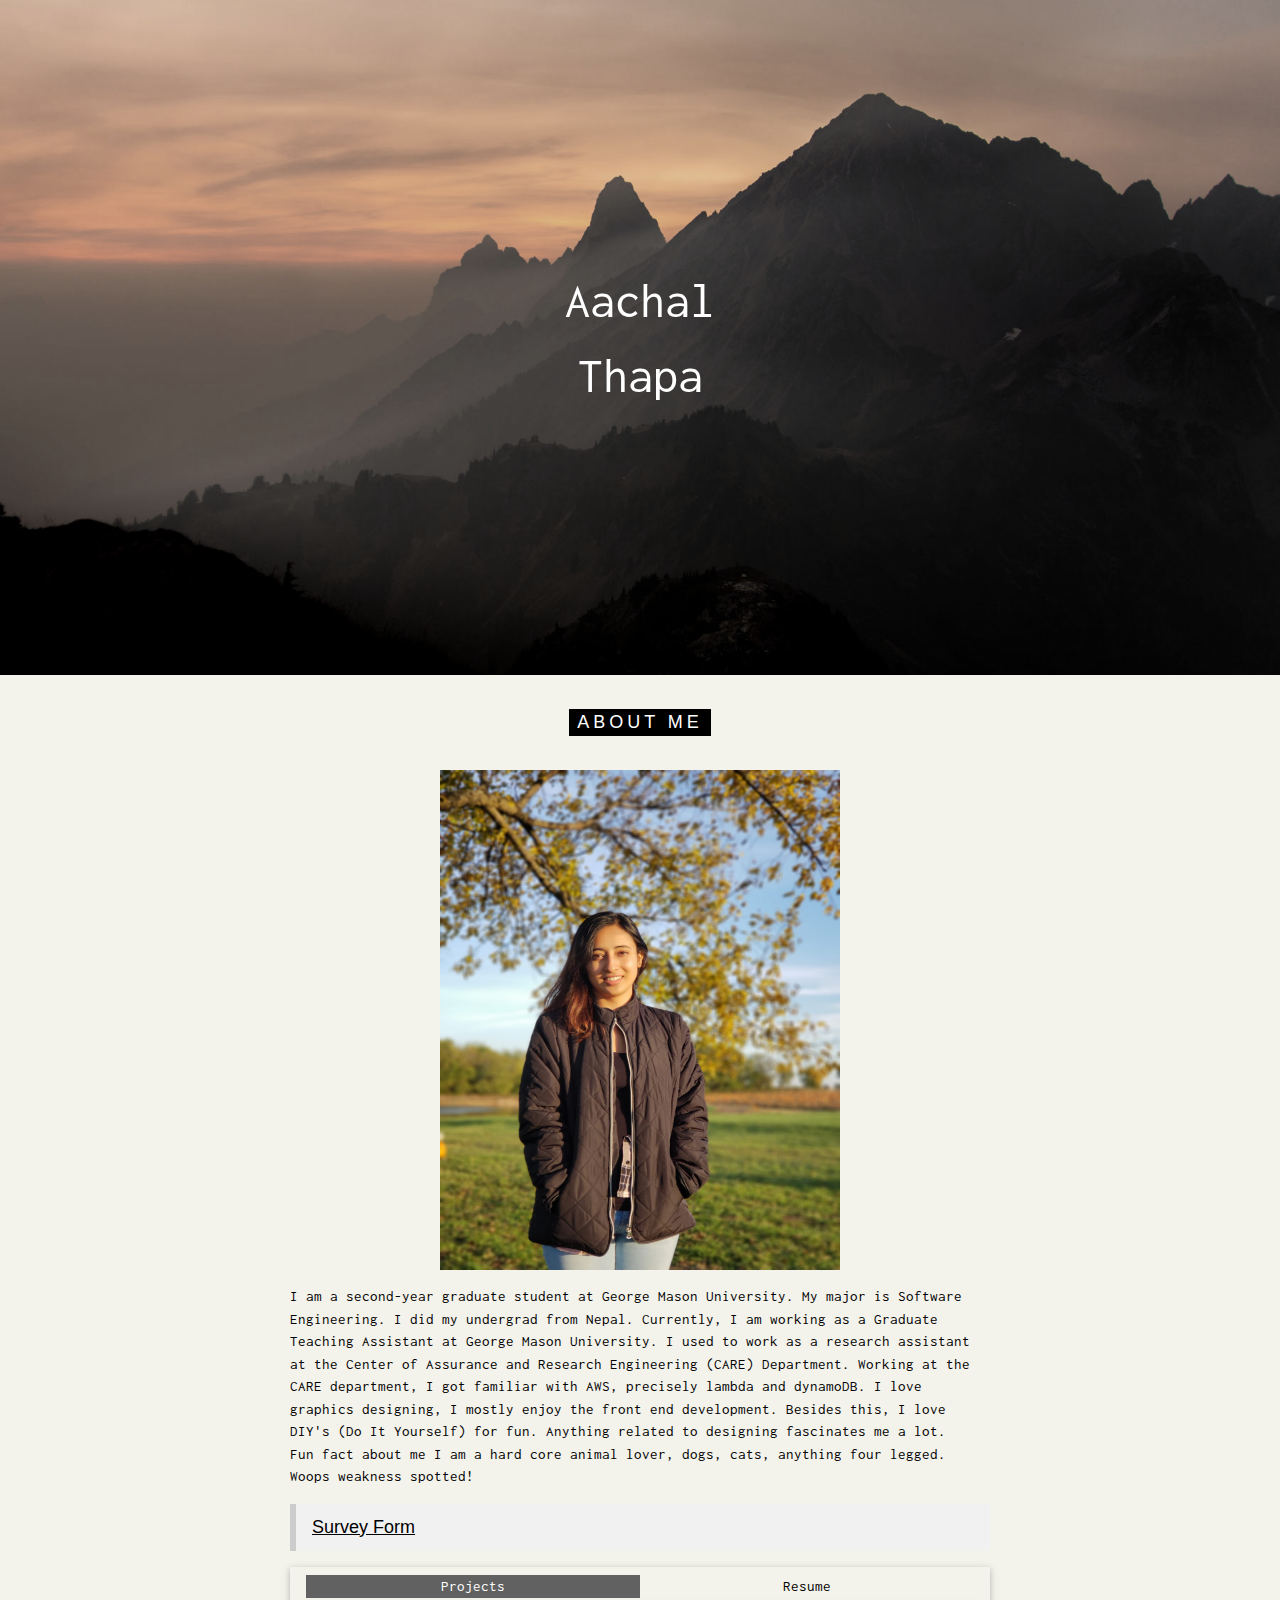
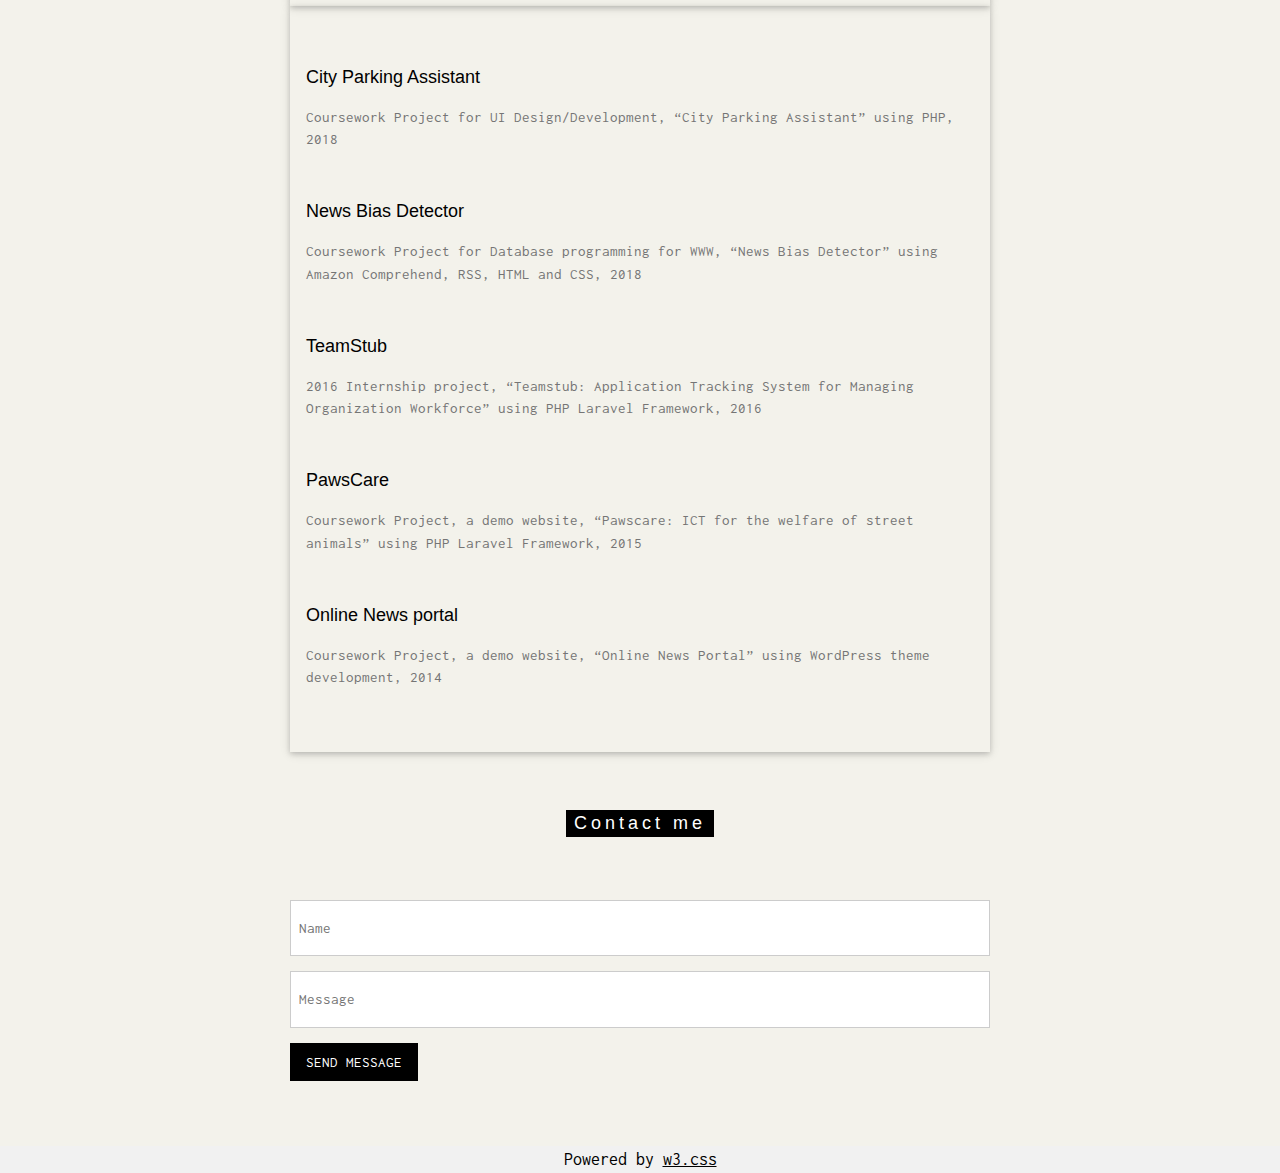
<file: Part1/index.html>
<!DOCTYPE html>
<html>
<title>My Homepage</title>
<meta charset="UTF-8">
<meta name="viewport" content="width=device-width, initial-scale=1">
<link rel="stylesheet" href="https://www.w3schools.com/w3css/4/w3.css">
<link rel="stylesheet" href="https://fonts.googleapis.com/css?family=Inconsolata">

<style>
body, html {
  height: 100%;
  font-family: "Inconsolata", sans-serif;
  background-color: #F3F2EB;
}

.bgimg {
  background-position: center;
  background-size: cover;
  background-image: url("header.jpg");
  min-height: 75%;
}

.menu {
  display: none;
}
</style>

<body>
<!-- Header with image -->
<header class="bgimg w3-display-container w3-grayscale-min" id="home">
 
  <div class="w3-display-middle w3-center">
    <span class="w3-text-white" style="font-size:50px">Aachal<br>Thapa</span>
  </div>
  
</header>
<!-- About Container -->
<div class="w3-container" id="about">
  <div class="w3-content" style="max-width:700px">
    <h5 class="w3-center w3-padding-24"><span class="w3-tag w3-wide">ABOUT ME</span></h5>
    <div class="w3-center w3-padding-14"><img src="me.jpeg" width="400" height="500" align="center"></div>
    <p style="text-align: left;">I am a second-year graduate student at George Mason University. My major is Software Engineering. I did my undergrad from Nepal. Currently, I am working as a Graduate Teaching Assistant at George Mason University. I used to work as a research assistant at the Center of Assurance and Research Engineering (CARE) Department. Working at the CARE department, I got familiar with AWS, precisely lambda and dynamoDB. I love graphics designing, I mostly enjoy the front end development. Besides this, I love DIY's (Do It Yourself) for fun. Anything related to designing fascinates me a lot.<br>Fun fact about me I am a hard core animal lover, dogs, cats, anything four legged. Woops weakness spotted!</p>
    <div class="w3-panel w3-leftbar w3-light-grey">
    <h5><a href="http://35.199.22.86:8080/surveyform/">Survey Form</a></h5>
    </div>
    
  </div>
</div>

<!-- Menu Container -->
<div class="w3-container" id="menu">
  <div class="w3-content" style="max-width:700px">
  
    <div class="w3-row w3-center w3-card w3-padding">
      <a href="javascript:void(0)" onclick="openMenu(event, 'Eat');" id="myLink">
        <div class="w3-col s6 tablink">Projects</div>
      </a>
      <a href="javascript:void(0)" onclick="openMenu(event, 'Drinks');">
        <div class="w3-col s6 tablink">Resume</div>
      </a>
    </div>

    <div id="Eat" class="w3-container menu w3-padding-48 w3-card">

      <h5>City Parking Assistant</h5>
      <p class="w3-text-grey">Coursework Project for UI Design/Development, “City Parking Assistant” using PHP, 2018</p><br>
    
      <h5>News Bias Detector</h5>
      <p class="w3-text-grey">Coursework Project for Database programming for WWW, “News Bias Detector” using Amazon Comprehend, RSS, HTML and CSS, 2018</p><br>
    
      <h5>TeamStub</h5>
      <p class="w3-text-grey">2016 Internship project, “Teamstub: Application Tracking System for Managing Organization Workforce” using PHP Laravel Framework, 2016</p><br>
    
      <h5>PawsCare</h5>
      <p class="w3-text-grey">Coursework Project, a demo website, “Pawscare: ICT for the welfare of street animals” using PHP Laravel Framework, 2015</p><br>
    
      <h5>Online News portal</h5>
      <p class="w3-text-grey">Coursework Project, a demo website, “Online News Portal” using WordPress theme development, 2014</p>
    </div>



    <div id="Drinks" class="w3-container menu w3-padding-48 w3-card" align="center">
      <img src="resume.jpg" width="600" height="600" align="center"> 
  </div>
</div>

<!-- Contact/Area Container -->
<div class="w3-container" id="where" style="padding-bottom:32px;">
  <div class="w3-content" style="max-width:700px">
    <h5 class="w3-center w3-padding-48"><span class="w3-tag w3-wide">Contact me</span></h5>
    <form action="/action_page.php" target="_blank">
      <p><input class="w3-input w3-padding-16 w3-border" type="text" placeholder="Name" required name="Name"></p>
      <p><input class="w3-input w3-padding-16 w3-border" type="text" placeholder="Message" required name="Message"></p>
      <p><button class="w3-button w3-black" type="submit">SEND MESSAGE</button></p>

    </form>
  </div>
</div>

<!-- End page content -->
</div>

<!-- Footer -->
<footer class="w3-center w3-light-grey w3-padding-18 w3-large">
  <p>Powered by <a href="https://www.w3schools.com/w3css/default.asp" title="W3.CSS" target="_blank" class="w3-hover-text-green">w3.css</a></p>
</footer>


<script>
// Tabbed Menu
function openMenu(evt, menuName) {
  var i, x, tablinks;
  x = document.getElementsByClassName("menu");
  for (i = 0; i < x.length; i++) {
    x[i].style.display = "none";
  }
  tablinks = document.getElementsByClassName("tablink");
  for (i = 0; i < x.length; i++) {
    tablinks[i].className = tablinks[i].className.replace(" w3-dark-grey", "");
  }
  document.getElementById(menuName).style.display = "block";
  evt.currentTarget.firstElementChild.className += " w3-dark-grey";
}
document.getElementById("myLink").click();
</script>

</body>
</html>
</file>
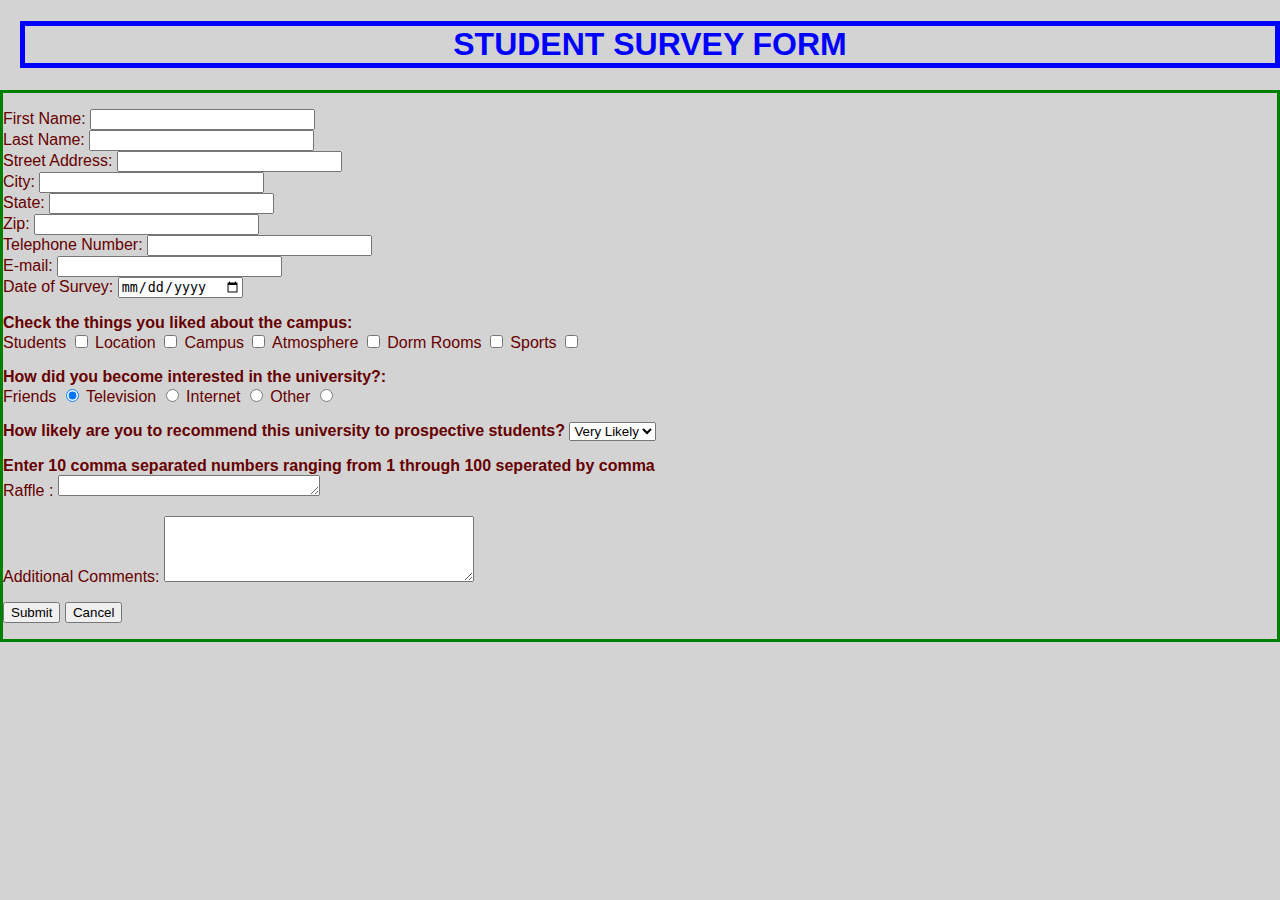
<file: Part2/WebContent/index.html>
<!--This HTML page consists of a student survey form that allows users
to enter the survey data. It has text boxes, radio buttons, check boxes and
drop down menus. The form also have a submit button that redirects user to a
different page, as a success message. There is a reset button at the end of the form
which can reset all the inputs filled in the form. -->

<!DOCTYPE html>
<html>
<head>
<meta charset="UTF-8">
<title>STUDENT SURVEY FORM</title>
<link rel = "stylesheet" type = "text/css" href = "style.css" /> 
</head>
<body>
	<h1><center>STUDENT SURVEY FORM</center></h1>
	
	<div class="form">
	
	<form method="post" action="success.html">
		<p>
			<label>First Name: <input name="name" type="text" size="25" required/></label><br>
			<label>Last Name: <input name="name" type="text" size="25" required/></label><br>
			<label>Street Address: <input name="address" type="text" size="25" required/></label><br> 
			<label>City: <input name="city" type="text" size="25" required/></label><br> 
			<label>State: <input name="state" type="text"size="25" required/></label><br>
			 <label>Zip: <input name="state" type="text" size="25" required/></label><br> 
			 <label>Telephone Number: <input name="number" type="tel" size="25" required/></label><br> 
			 <label>E-mail: <input name="email" type="text"size="25" required/></label><br> 
			 <label>Date of Survey: <input name="date" type="date" size="25"/><br>	</label>
			 </p>
		<p>
			<strong>Check the things you liked about the campus:</strong><br/>

			<label>Students <input name="thingsliked" type="checkbox" value="Design"/></label> 
			<label>Location <input name="thingsliked" type="checkbox" value="Links"/></label> 
			<label>Campus <input name="thingsliked" type="checkbox" value="Ease"/></label>
			 <label>Atmosphere <input name="thingsliked" type="checkbox" value="Images" /></label> 
			 <label>Dorm Rooms <input name="thingsliked" type="checkbox" value="Code" /></label>
			  <label>Sports <input name="thingsliked" type="checkbox" value="Code" /></label>
		</p>
		<p>
			<strong>How did you become interested in the university?:</strong><br />

			<label>Friends <input name="howtosite" type="radio" value="friends" checked="checked" /></label> 
			<label>Television <input name="howtosite" type="radio" value="television" /></label> 
			<label>Internet <input name="howtosite" type="radio" value="internet" /></label>
			 <label>Other <input name="howtosite" type="radio" value="other" /></label>
		</p>

		<p>
			<label><strong>How likely are you to recommend this university to prospective students?</strong>
			<select name="rating">
					<br>
					<option selected="selected">Very Likely</option>
					<option>Likely</option>
					<option>Unlikely</option>
			</select>
			</label>
		</p>
				<p>
				<strong>Enter 10 comma separated numbers ranging from 1 through 100 seperated by comma</strong>
				<br>
			<label>Raffle : <textarea name="comments" rows="1" cols="30"></textarea>
			</label>
		</p>
		<p>
			<label>Additional Comments: <textarea name="comments" rows="4" cols="36"></textarea>
			</label>
		</p>
		<p>
			<input type="submit" value="Submit" /> 
			<input type="reset" value="Cancel" />
		</p>
	</form>
</div>
</body>
</html>
</file>
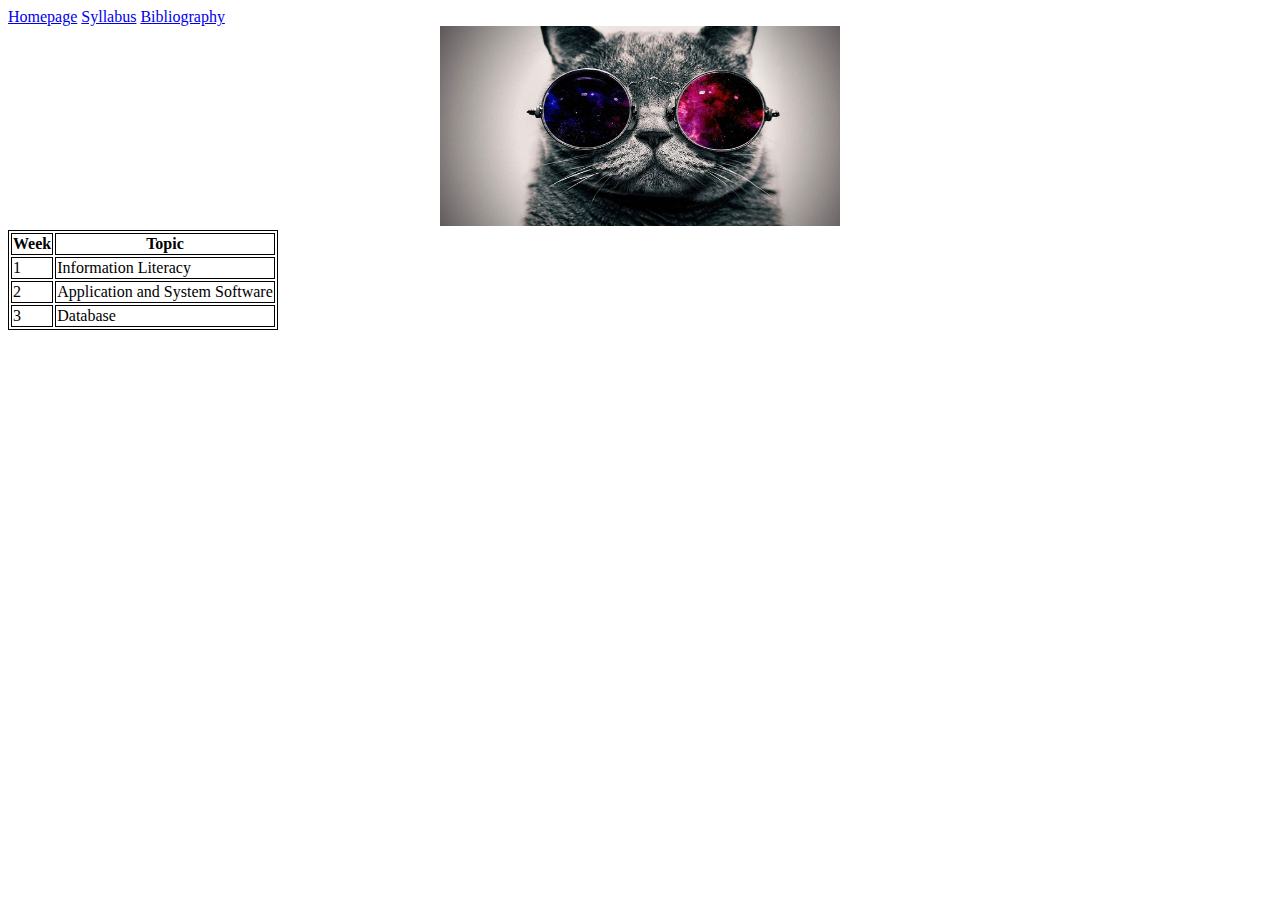
<file: Part1/syllabus.html>
<!DOCTYPE HTML>
<html>
<head>
<meta charset="utf-8" />
<title> My Home Page </title>
	<style type="text/css">
	table, th, td{
		border: 1px solid black;
	}
	</style>
</head>
<body>
	<nav>
		<a href ="index.html">Homepage</a>
		<a href ="syllabus.html">Syllabus</a>
		<a href ="biblio.html">Bibliography</a>
	</nav>
	
	<center>
	<img src="cat.jpg" height="200" width="400"/>
	</center>
	
	<table>
		<tr>
			<th>Week</th>
			<th>Topic</th>
		</tr>
		<tr>
			<td>1</td>
			<td>Information Literacy</td>
		</tr>
		<tr>
			<td>2</td>
			<td>Application and System Software</td>
		</tr>
		<tr>
			<td>3</td>
			<td>Database</td>
		</tr>
	</table>
	
	
</body>
</html>
</file>
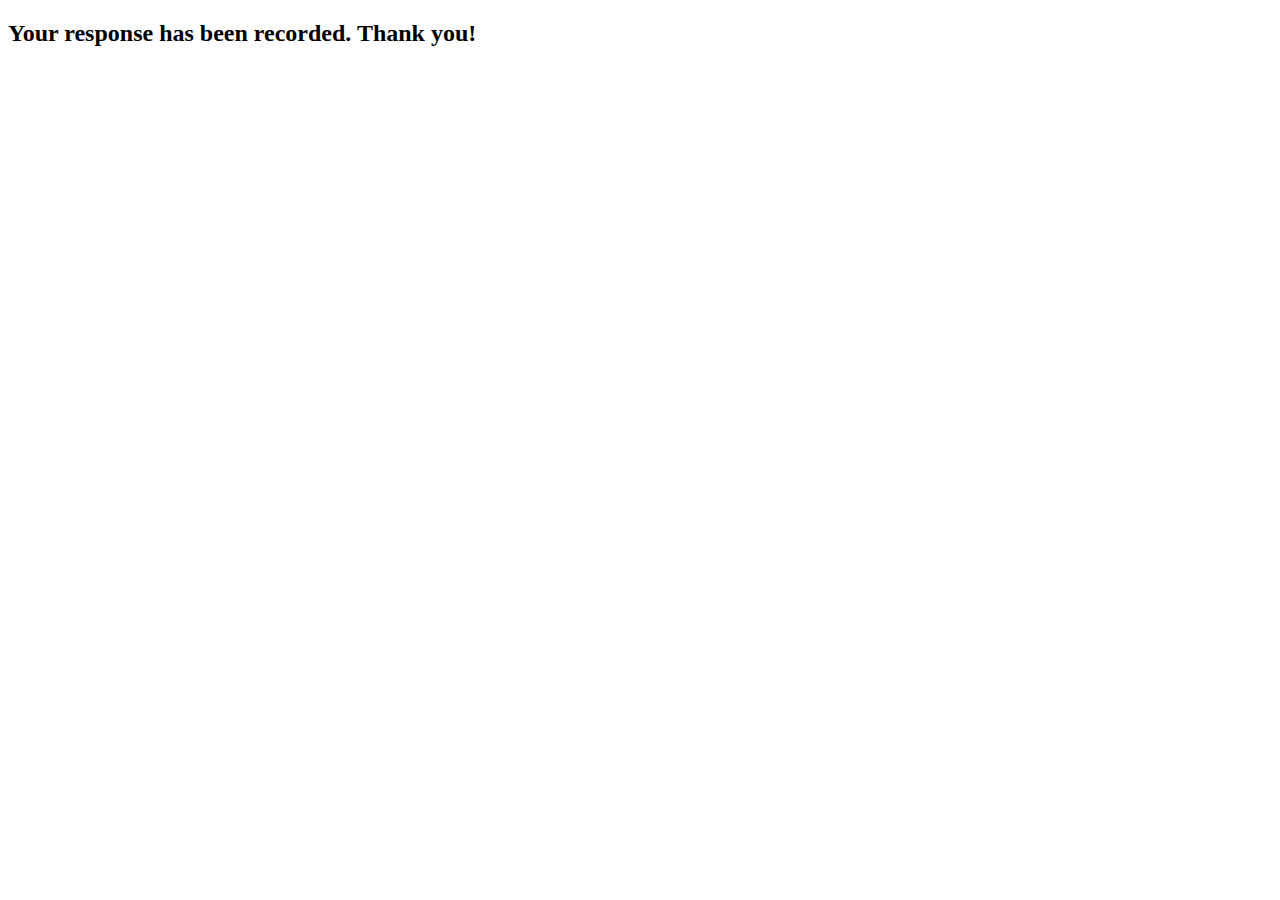
<file: Part2/WebContent/success.html>
<!-- When we submit the response we are directed to the success web page and this page also has a link which takes us back to the form.html page if 
we want to submit multiple responses -->

<!DOCTYPE html>
<html>
<head>
<meta charset="UTF-8">
<title>Insert title here</title>
</head>
<body>

<h2>Your response has been recorded. Thank you!</h2>


</body>
</html>
</file>
<file: Part2/WebContent/style.css>
/* External Styling sheet which is used to add styling to the form.html web page*/

body {
	margin: 13px 0px 10px 0px;
	background-color: #D3D3D3;
	font-family: Arial, Helvetica, sans-serif;
	color: #660000;
	
	}


h1 {
  color: blue;
  margin-left: 20px;
  border: 5px solid blue;
  border-style: solid;
}


form {

	border-color: #008000;
	border-style: solid;
}
</file>
